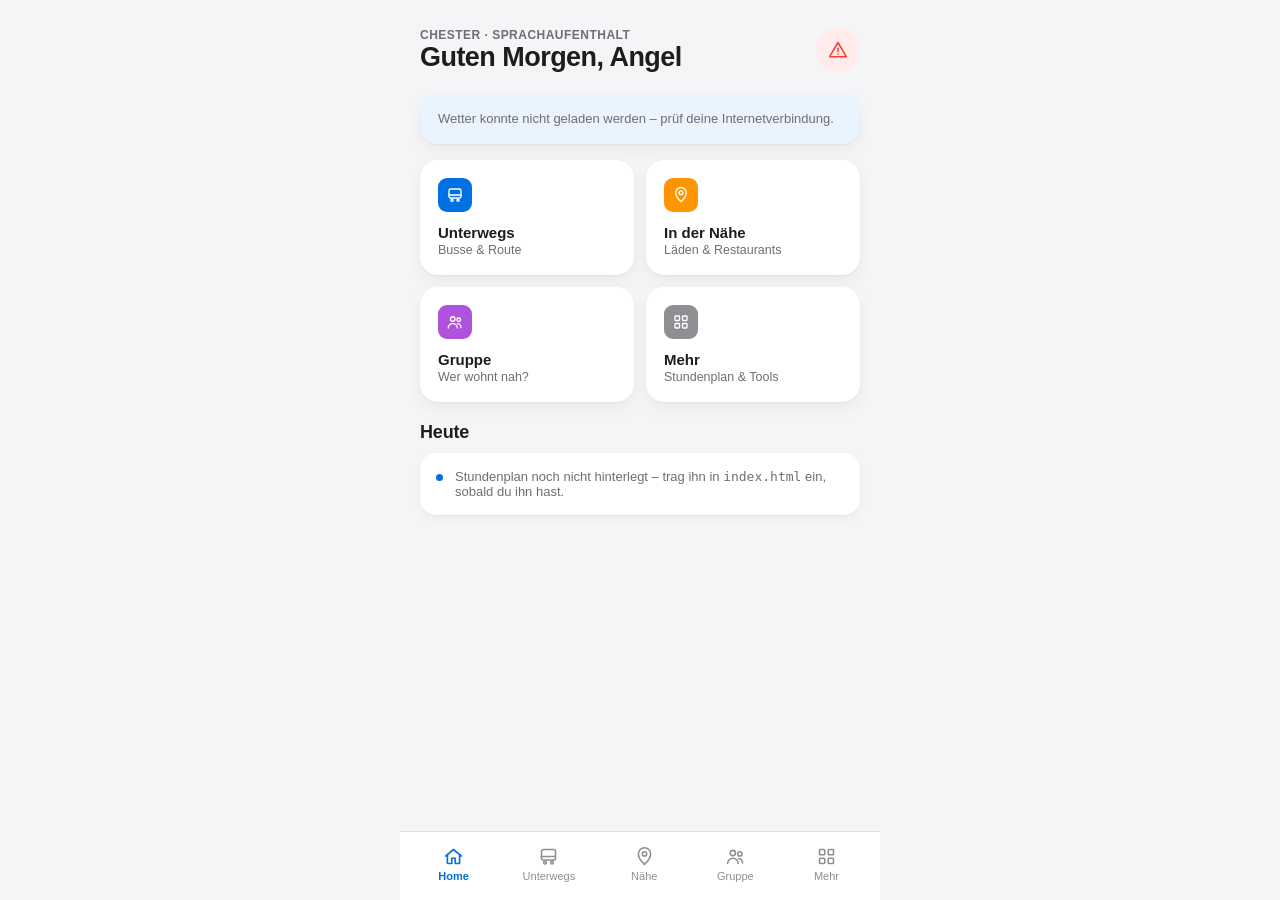
<file: index.html>
<!doctype html>
<html lang="de">
<head>
<meta charset="utf-8">
<meta name="viewport" content="width=device-width, initial-scale=1, viewport-fit=cover">
<title>Home – Chester App</title>
<link rel="manifest" href="manifest.json">
<link rel="apple-touch-icon" href="icons/icon-192.png">
<meta name="apple-mobile-web-app-capable" content="yes">
<meta name="apple-mobile-web-app-status-bar-style" content="default">
<meta name="theme-color" content="#0071E3">
<link rel="stylesheet" href="css/style.css">
</head>
<body>
<div class="page">

  <div class="page-header">
    <div>
      <div class="eyebrow">Chester · Sprachaufenthalt</div>
      <h1 style="font-size:27px;">Guten Morgen, Angel</h1>
    </div>
    <a href="notfall.html" aria-label="Notfall öffnen" class="icon-btn sos-btn">
      <svg width="20" height="20" viewBox="0 0 24 24" fill="none" stroke="currentColor" stroke-width="1.8" stroke-linecap="round" stroke-linejoin="round"><path d="M12 3 2 20h20L12 3Z"></path><path d="M12 10v4"></path><circle cx="12" cy="17" r="0.9" fill="currentColor" stroke="none"></circle></svg>
    </a>
  </div>

  <div class="page-content">

    <a href="wetter.html" id="weather-card" class="card-lg tap-card" style="background:var(--weather-bg);display:flex;align-items:center;gap:14px;">
      <div class="empty-state">Wetter wird geladen …</div>
    </a>

    <div class="grid-2">
      <a href="unterwegs.html" class="card-lg tap-card" style="display:flex;flex-direction:column;gap:12px;">
        <div class="badge" style="background:var(--accent-blue);">
          <svg width="18" height="18" viewBox="0 0 24 24" fill="none" stroke="#FFFFFF" stroke-width="1.8" stroke-linecap="round" stroke-linejoin="round"><rect x="4" y="4" width="16" height="12" rx="2"></rect><path d="M4 12h16"></path><circle cx="8" cy="19" r="1.5"></circle><circle cx="16" cy="19" r="1.5"></circle></svg>
        </div>
        <div>
          <div style="font-weight:600;font-size:15px;">Unterwegs</div>
          <div style="font-size:12.5px;color:var(--text-secondary);margin-top:2px;">Busse & Route</div>
        </div>
      </a>
      <a href="naehe.html" class="card-lg tap-card" style="display:flex;flex-direction:column;gap:12px;">
        <div class="badge" style="background:var(--accent-orange);">
          <svg width="18" height="18" viewBox="0 0 24 24" fill="none" stroke="#FFFFFF" stroke-width="1.8" stroke-linecap="round" stroke-linejoin="round"><path d="M12 21s7-6.5 7-12a7 7 0 0 0-14 0c0 5.5 7 12 7 12Z"></path><circle cx="12" cy="9" r="2.5"></circle></svg>
        </div>
        <div>
          <div style="font-weight:600;font-size:15px;">In der Nähe</div>
          <div style="font-size:12.5px;color:var(--text-secondary);margin-top:2px;">Läden & Restaurants</div>
        </div>
      </a>
      <a href="gruppe.html" class="card-lg tap-card" style="display:flex;flex-direction:column;gap:12px;">
        <div class="badge" style="background:var(--accent-purple);">
          <svg width="18" height="18" viewBox="0 0 24 24" fill="none" stroke="#FFFFFF" stroke-width="1.8" stroke-linecap="round" stroke-linejoin="round"><circle cx="9" cy="8" r="3"></circle><path d="M3 20c0-3.3 2.7-6 6-6s6 2.7 6 6"></path><circle cx="17" cy="9" r="2.4"></circle><path d="M15.5 14.2c2.6.4 4.5 2.6 4.5 5.3"></path></svg>
        </div>
        <div>
          <div style="font-weight:600;font-size:15px;">Gruppe</div>
          <div style="font-size:12.5px;color:var(--text-secondary);margin-top:2px;">Wer wohnt nah?</div>
        </div>
      </a>
      <a href="mehr.html" class="card-lg tap-card" style="display:flex;flex-direction:column;gap:12px;">
        <div class="badge" style="background:var(--accent-gray);">
          <svg width="18" height="18" viewBox="0 0 24 24" fill="none" stroke="#FFFFFF" stroke-width="1.8" stroke-linecap="round" stroke-linejoin="round"><rect x="4" y="4" width="6" height="6" rx="1"></rect><rect x="14" y="4" width="6" height="6" rx="1"></rect><rect x="4" y="14" width="6" height="6" rx="1"></rect><rect x="14" y="14" width="6" height="6" rx="1"></rect></svg>
        </div>
        <div>
          <div style="font-weight:600;font-size:15px;">Mehr</div>
          <div style="font-size:12.5px;color:var(--text-secondary);margin-top:2px;">Stundenplan & Tools</div>
        </div>
      </a>
    </div>

    <div>
      <div style="font-weight:700;font-size:18px;letter-spacing:-0.01em;margin:4px 0 10px 0;">Heute</div>
      <div class="card" style="display:flex;gap:12px;align-items:flex-start;">
        <div style="flex:none;width:7px;height:7px;border-radius:50%;background:var(--accent-blue);margin-top:5px;"></div>
        <div class="empty-state">Stundenplan noch nicht hinterlegt – trag ihn in <code>index.html</code> ein, sobald du ihn hast.</div>
      </div>
    </div>

  </div>

  <div class="bottom-nav">
    <a href="index.html" class="nav-item active">
      <svg width="21" height="21" viewBox="0 0 24 24" fill="none" stroke="currentColor" stroke-width="1.9" stroke-linecap="round" stroke-linejoin="round"><path d="M3 11.5 12 4l9 7.5"></path><path d="M5 10v9a1 1 0 0 0 1 1h4v-6h4v6h4a1 1 0 0 0 1-1v-9"></path></svg>
      Home
    </a>
    <a href="unterwegs.html" class="nav-item">
      <svg width="21" height="21" viewBox="0 0 24 24" fill="none" stroke="currentColor" stroke-width="1.8" stroke-linecap="round" stroke-linejoin="round"><rect x="4" y="4" width="16" height="12" rx="2"></rect><path d="M4 12h16"></path><circle cx="8" cy="19" r="1.5"></circle><circle cx="16" cy="19" r="1.5"></circle></svg>
      Unterwegs
    </a>
    <a href="naehe.html" class="nav-item">
      <svg width="21" height="21" viewBox="0 0 24 24" fill="none" stroke="currentColor" stroke-width="1.8" stroke-linecap="round" stroke-linejoin="round"><path d="M12 21s7-6.5 7-12a7 7 0 0 0-14 0c0 5.5 7 12 7 12Z"></path><circle cx="12" cy="9" r="2.5"></circle></svg>
      Nähe
    </a>
    <a href="gruppe.html" class="nav-item">
      <svg width="21" height="21" viewBox="0 0 24 24" fill="none" stroke="currentColor" stroke-width="1.8" stroke-linecap="round" stroke-linejoin="round"><circle cx="9" cy="8" r="3"></circle><path d="M3 20c0-3.3 2.7-6 6-6s6 2.7 6 6"></path><circle cx="17" cy="9" r="2.4"></circle><path d="M15.5 14.2c2.6.4 4.5 2.6 4.5 5.3"></path></svg>
      Gruppe
    </a>
    <a href="mehr.html" class="nav-item">
      <svg width="21" height="21" viewBox="0 0 24 24" fill="none" stroke="currentColor" stroke-width="1.8" stroke-linecap="round" stroke-linejoin="round"><rect x="4" y="4" width="6" height="6" rx="1"></rect><rect x="14" y="4" width="6" height="6" rx="1"></rect><rect x="4" y="14" width="6" height="6" rx="1"></rect><rect x="14" y="14" width="6" height="6" rx="1"></rect></svg>
      Mehr
    </a>
  </div>

</div>

<script src="js/geo.js"></script>
<script src="js/weather.js"></script>
<script>
  loadWeather("weather-card");
  if ("serviceWorker" in navigator) {
    navigator.serviceWorker.register("sw.js").catch(() => {});
  }
</script>
</body>
</html>
</file>
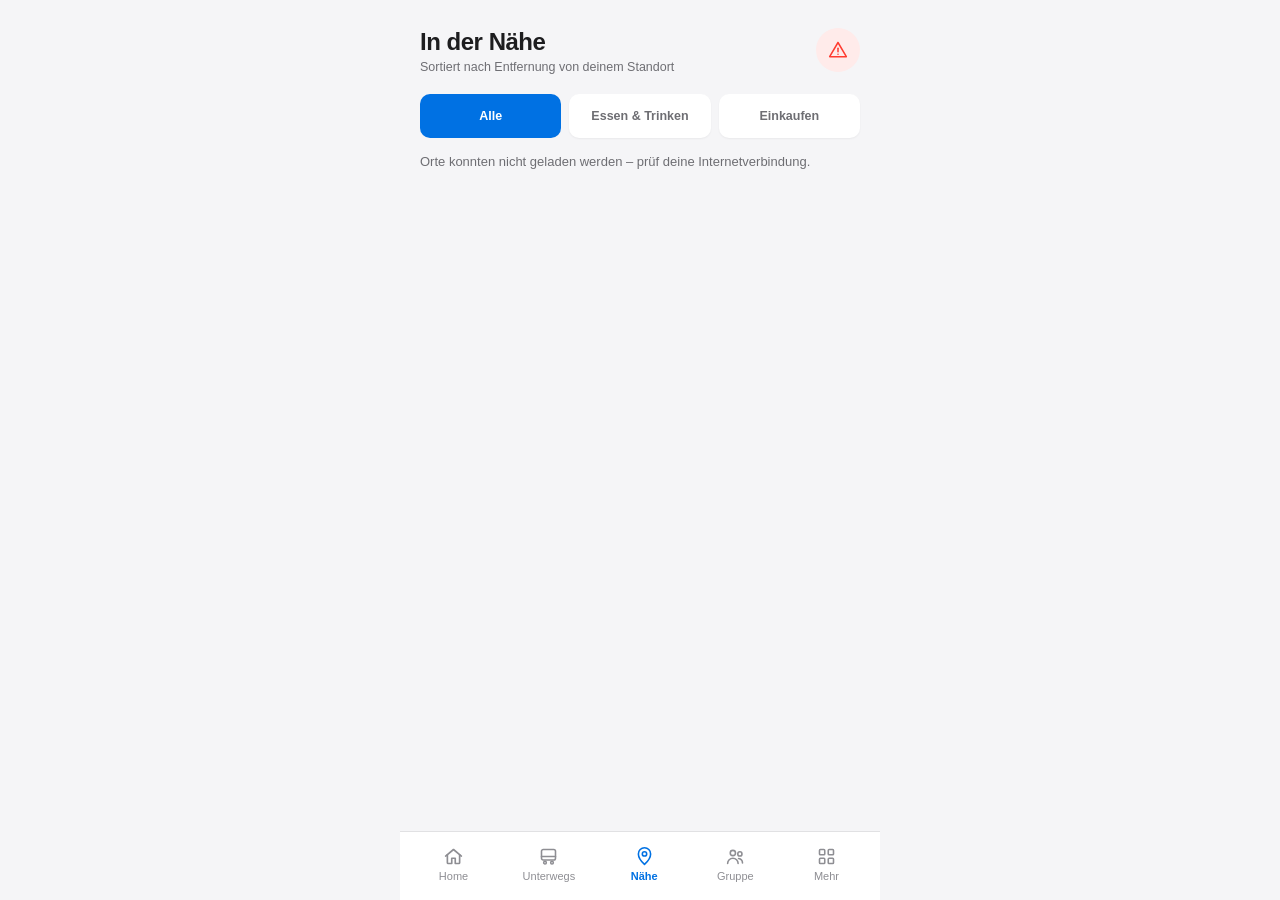
<file: naehe.html>
<!doctype html>
<html lang="de">
<head>
<meta charset="utf-8">
<meta name="viewport" content="width=device-width, initial-scale=1, viewport-fit=cover">
<title>In der Nähe – Chester App</title>
<link rel="manifest" href="manifest.json">
<link rel="apple-touch-icon" href="icons/icon-192.png">
<meta name="apple-mobile-web-app-capable" content="yes">
<meta name="theme-color" content="#0071E3">
<link rel="stylesheet" href="css/style.css">
</head>
<body>
<div class="page">

  <div class="page-header">
    <div>
      <h1>In der Nähe</h1>
      <div class="secondary" style="font-size:12.5px;margin-top:4px;">Sortiert nach Entfernung von deinem Standort</div>
    </div>
    <a href="notfall.html" aria-label="Notfall öffnen" class="icon-btn sos-btn">
      <svg width="20" height="20" viewBox="0 0 24 24" fill="none" stroke="currentColor" stroke-width="1.8" stroke-linecap="round" stroke-linejoin="round"><path d="M12 3 2 20h20L12 3Z"></path><path d="M12 10v4"></path><circle cx="12" cy="17" r="0.9" fill="currentColor" stroke="none"></circle></svg>
    </a>
  </div>

  <div class="page-content">

    <div style="display:flex;gap:8px;">
      <button class="chip active" data-category="alle" onclick="setPlacesFilter('alle','places-list')">Alle</button>
      <button class="chip" data-category="essen" onclick="setPlacesFilter('essen','places-list')">Essen &amp; Trinken</button>
      <button class="chip" data-category="einkaufen" onclick="setPlacesFilter('einkaufen','places-list')">Einkaufen</button>
    </div>

    <div id="places-list" style="display:flex;flex-direction:column;gap:10px;"></div>

  </div>

  <div class="bottom-nav">
    <a href="index.html" class="nav-item">
      <svg width="21" height="21" viewBox="0 0 24 24" fill="none" stroke="currentColor" stroke-width="1.9" stroke-linecap="round" stroke-linejoin="round"><path d="M3 11.5 12 4l9 7.5"></path><path d="M5 10v9a1 1 0 0 0 1 1h4v-6h4v6h4a1 1 0 0 0 1-1v-9"></path></svg>
      Home
    </a>
    <a href="unterwegs.html" class="nav-item">
      <svg width="21" height="21" viewBox="0 0 24 24" fill="none" stroke="currentColor" stroke-width="1.8" stroke-linecap="round" stroke-linejoin="round"><rect x="4" y="4" width="16" height="12" rx="2"></rect><path d="M4 12h16"></path><circle cx="8" cy="19" r="1.5"></circle><circle cx="16" cy="19" r="1.5"></circle></svg>
      Unterwegs
    </a>
    <a href="naehe.html" class="nav-item active">
      <svg width="21" height="21" viewBox="0 0 24 24" fill="none" stroke="currentColor" stroke-width="1.8" stroke-linecap="round" stroke-linejoin="round"><path d="M12 21s7-6.5 7-12a7 7 0 0 0-14 0c0 5.5 7 12 7 12Z"></path><circle cx="12" cy="9" r="2.5"></circle></svg>
      Nähe
    </a>
    <a href="gruppe.html" class="nav-item">
      <svg width="21" height="21" viewBox="0 0 24 24" fill="none" stroke="currentColor" stroke-width="1.8" stroke-linecap="round" stroke-linejoin="round"><circle cx="9" cy="8" r="3"></circle><path d="M3 20c0-3.3 2.7-6 6-6s6 2.7 6 6"></path><circle cx="17" cy="9" r="2.4"></circle><path d="M15.5 14.2c2.6.4 4.5 2.6 4.5 5.3"></path></svg>
      Gruppe
    </a>
    <a href="mehr.html" class="nav-item">
      <svg width="21" height="21" viewBox="0 0 24 24" fill="none" stroke="currentColor" stroke-width="1.8" stroke-linecap="round" stroke-linejoin="round"><rect x="4" y="4" width="6" height="6" rx="1"></rect><rect x="14" y="4" width="6" height="6" rx="1"></rect><rect x="4" y="14" width="6" height="6" rx="1"></rect><rect x="14" y="14" width="6" height="6" rx="1"></rect></svg>
      Mehr
    </a>
  </div>

</div>

<script src="js/geo.js"></script>
<script src="js/places.js"></script>
<script>loadPlaces("places-list");</script>
</body>
</html>
</file>
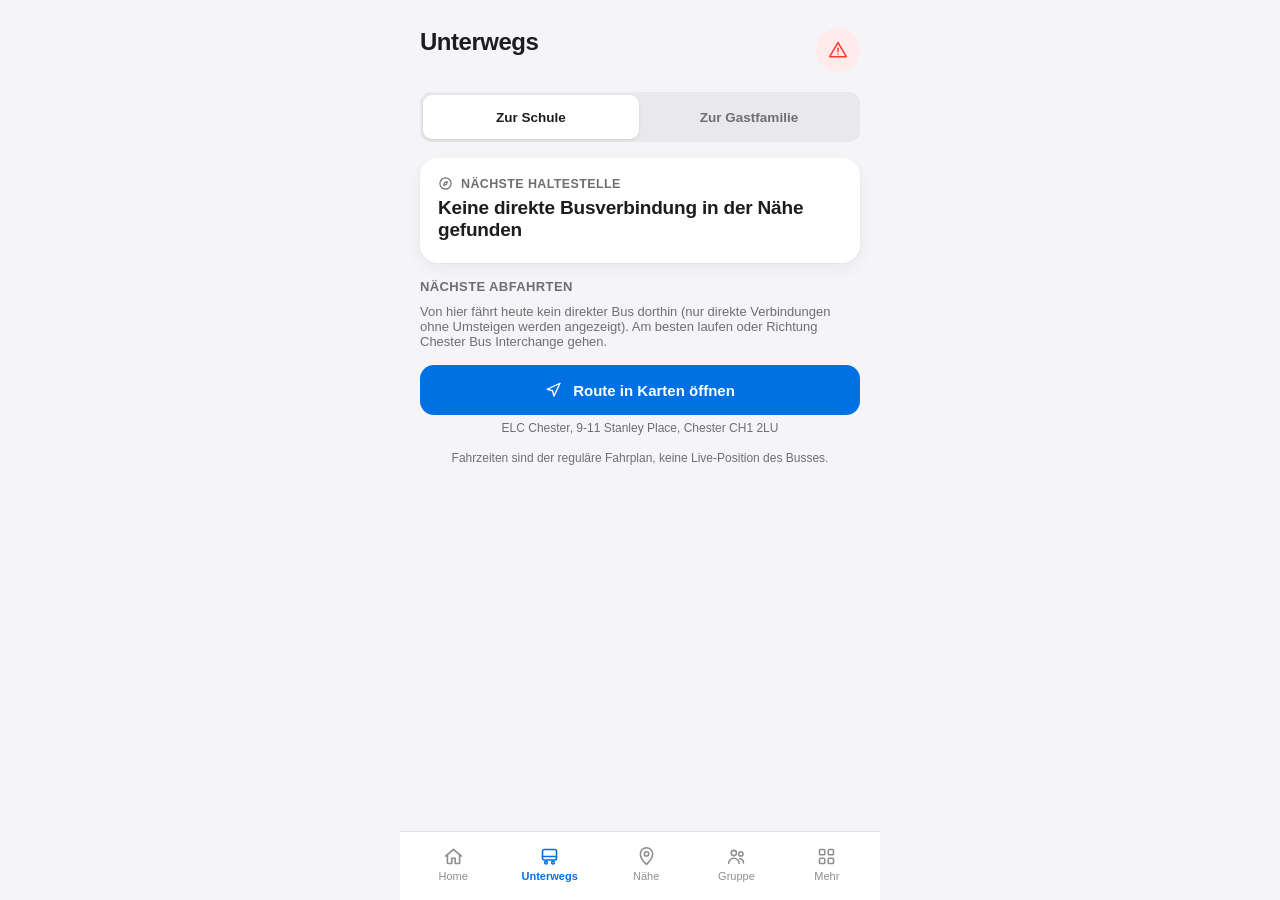
<file: unterwegs.html>
<!doctype html>
<html lang="de">
<head>
<meta charset="utf-8">
<meta name="viewport" content="width=device-width, initial-scale=1, viewport-fit=cover">
<title>Unterwegs – Chester App</title>
<link rel="manifest" href="manifest.json">
<link rel="apple-touch-icon" href="icons/icon-192.png">
<meta name="apple-mobile-web-app-capable" content="yes">
<meta name="theme-color" content="#0071E3">
<link rel="stylesheet" href="css/style.css">
</head>
<body>
<div class="page">

  <div class="page-header">
    <h1>Unterwegs</h1>
    <a href="notfall.html" aria-label="Notfall öffnen" class="icon-btn sos-btn">
      <svg width="20" height="20" viewBox="0 0 24 24" fill="none" stroke="currentColor" stroke-width="1.8" stroke-linecap="round" stroke-linejoin="round"><path d="M12 3 2 20h20L12 3Z"></path><path d="M12 10v4"></path><circle cx="12" cy="17" r="0.9" fill="currentColor" stroke="none"></circle></svg>
    </a>
  </div>

  <div class="page-content">

    <div class="segmented">
      <button id="seg-schule" class="seg-btn active" onclick="selectDestination('schule')">Zur Schule</button>
      <button id="seg-gast" class="seg-btn" onclick="selectDestination('gast')">Zur Gastfamilie</button>
    </div>

    <div class="card-lg" style="display:flex;flex-direction:column;gap:4px;">
      <div style="display:flex;align-items:center;gap:8px;color:var(--text-secondary);font-size:12.5px;font-weight:600;text-transform:uppercase;letter-spacing:0.03em;">
        <svg width="15" height="15" viewBox="0 0 24 24" fill="none" stroke="currentColor" stroke-width="1.8" stroke-linecap="round" stroke-linejoin="round"><circle cx="12" cy="12" r="9"></circle><path d="m15 9-1.5 4.5L9 15l1.5-4.5L15 9Z"></path></svg>
        Nächste Haltestelle
      </div>
      <div id="stop-name" style="font-weight:700;font-size:19px;letter-spacing:-0.01em;margin-top:2px;"></div>
      <div id="walk-to-stop" class="secondary" style="font-size:13px;"></div>
    </div>

    <div>
      <div class="section-label">Nächste Abfahrten</div>
      <div id="departures-list" style="display:flex;flex-direction:column;gap:10px;"></div>
    </div>

    <a id="map-link" href="#" class="primary-btn">
      <svg width="18" height="18" viewBox="0 0 24 24" fill="none" stroke="#FFFFFF" stroke-width="1.8" stroke-linecap="round" stroke-linejoin="round"><path d="M3 11l17-8-8 17-2-7-7-2Z"></path></svg>
      Route in Karten öffnen
    </a>
    <div id="map-address" class="secondary" style="text-align:center;font-size:12px;margin-top:-10px;"></div>
    <div class="secondary" style="text-align:center;font-size:12px;">Fahrzeiten sind der reguläre Fahrplan, keine Live-Position des Busses.</div>

  </div>

  <div class="bottom-nav">
    <a href="index.html" class="nav-item">
      <svg width="21" height="21" viewBox="0 0 24 24" fill="none" stroke="currentColor" stroke-width="1.9" stroke-linecap="round" stroke-linejoin="round"><path d="M3 11.5 12 4l9 7.5"></path><path d="M5 10v9a1 1 0 0 0 1 1h4v-6h4v6h4a1 1 0 0 0 1-1v-9"></path></svg>
      Home
    </a>
    <a href="unterwegs.html" class="nav-item active">
      <svg width="21" height="21" viewBox="0 0 24 24" fill="none" stroke="currentColor" stroke-width="1.8" stroke-linecap="round" stroke-linejoin="round"><rect x="4" y="4" width="16" height="12" rx="2"></rect><path d="M4 12h16"></path><circle cx="8" cy="19" r="1.5"></circle><circle cx="16" cy="19" r="1.5"></circle></svg>
      Unterwegs
    </a>
    <a href="naehe.html" class="nav-item">
      <svg width="21" height="21" viewBox="0 0 24 24" fill="none" stroke="currentColor" stroke-width="1.8" stroke-linecap="round" stroke-linejoin="round"><path d="M12 21s7-6.5 7-12a7 7 0 0 0-14 0c0 5.5 7 12 7 12Z"></path><circle cx="12" cy="9" r="2.5"></circle></svg>
      Nähe
    </a>
    <a href="gruppe.html" class="nav-item">
      <svg width="21" height="21" viewBox="0 0 24 24" fill="none" stroke="currentColor" stroke-width="1.8" stroke-linecap="round" stroke-linejoin="round"><circle cx="9" cy="8" r="3"></circle><path d="M3 20c0-3.3 2.7-6 6-6s6 2.7 6 6"></path><circle cx="17" cy="9" r="2.4"></circle><path d="M15.5 14.2c2.6.4 4.5 2.6 4.5 5.3"></path></svg>
      Gruppe
    </a>
    <a href="mehr.html" class="nav-item">
      <svg width="21" height="21" viewBox="0 0 24 24" fill="none" stroke="currentColor" stroke-width="1.8" stroke-linecap="round" stroke-linejoin="round"><rect x="4" y="4" width="6" height="6" rx="1"></rect><rect x="14" y="4" width="6" height="6" rx="1"></rect><rect x="4" y="14" width="6" height="6" rx="1"></rect><rect x="14" y="14" width="6" height="6" rx="1"></rect></svg>
      Mehr
    </a>
  </div>

</div>

<script src="js/geo.js"></script>
<script src="js/bus.js"></script>
<script>renderBusScreen();</script>
</body>
</html>
</file>
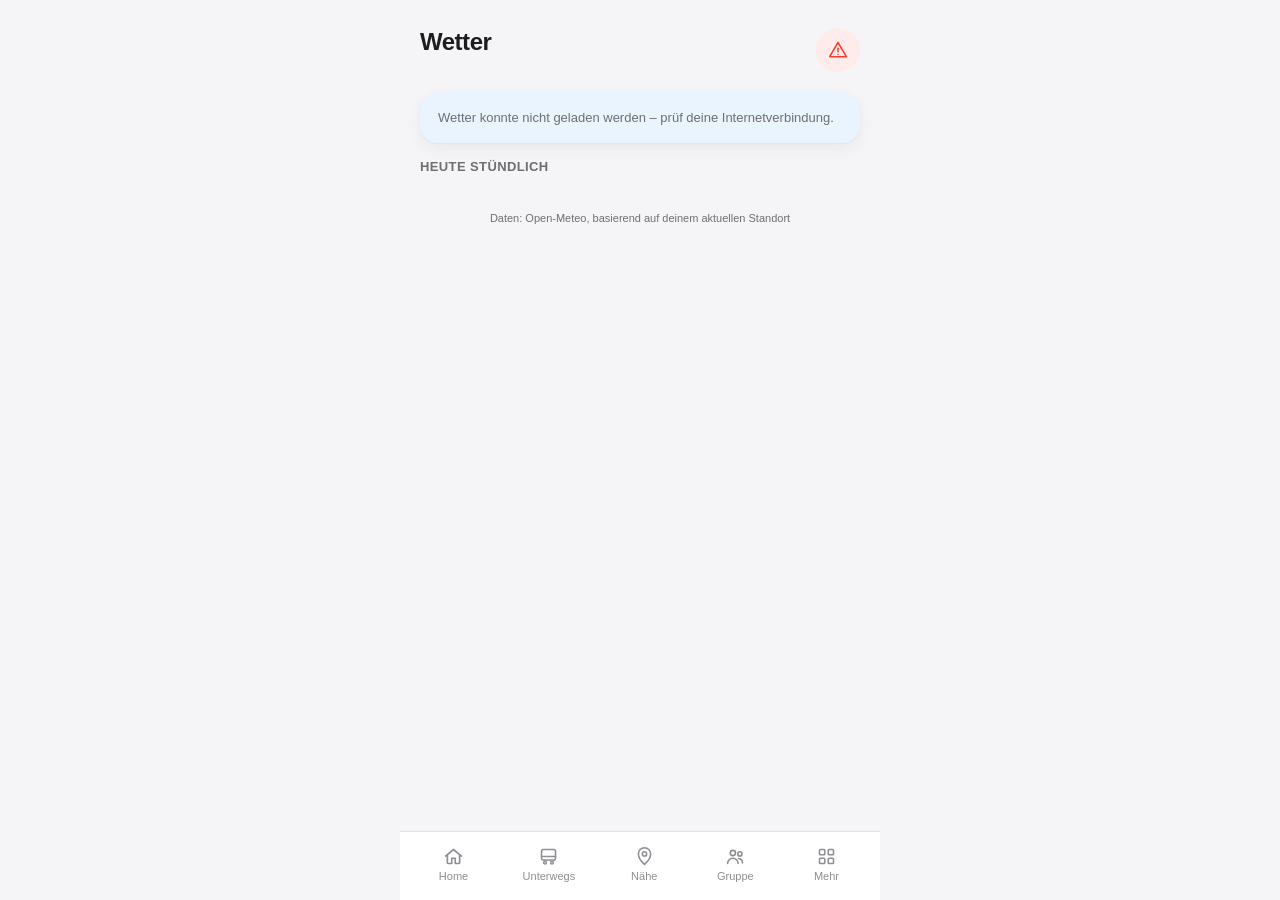
<file: wetter.html>
<!doctype html>
<html lang="de">
<head>
<meta charset="utf-8">
<meta name="viewport" content="width=device-width, initial-scale=1, viewport-fit=cover">
<title>Wetter – Chester App</title>
<link rel="manifest" href="manifest.json">
<link rel="apple-touch-icon" href="icons/icon-192.png">
<meta name="apple-mobile-web-app-capable" content="yes">
<meta name="theme-color" content="#0071E3">
<link rel="stylesheet" href="css/style.css">
</head>
<body>
<div class="page">

  <div class="page-header">
    <h1>Wetter</h1>
    <a href="notfall.html" aria-label="Notfall öffnen" class="icon-btn sos-btn">
      <svg width="20" height="20" viewBox="0 0 24 24" fill="none" stroke="currentColor" stroke-width="1.8" stroke-linecap="round" stroke-linejoin="round"><path d="M12 3 2 20h20L12 3Z"></path><path d="M12 10v4"></path><circle cx="12" cy="17" r="0.9" fill="currentColor" stroke="none"></circle></svg>
    </a>
  </div>

  <div class="page-content">

    <div id="weather-top" class="card-lg" style="background:var(--weather-bg);"></div>

    <div>
      <div class="section-label">Heute stündlich</div>
      <div id="weather-hourly" style="display:flex;gap:14px;overflow-x:auto;padding:4px 2px 8px 2px;"></div>
    </div>

    <div class="secondary" style="font-size:11px;text-align:center;">Daten: Open-Meteo, basierend auf deinem aktuellen Standort</div>

  </div>

  <div class="bottom-nav">
    <a href="index.html" class="nav-item">
      <svg width="21" height="21" viewBox="0 0 24 24" fill="none" stroke="currentColor" stroke-width="1.9" stroke-linecap="round" stroke-linejoin="round"><path d="M3 11.5 12 4l9 7.5"></path><path d="M5 10v9a1 1 0 0 0 1 1h4v-6h4v6h4a1 1 0 0 0 1-1v-9"></path></svg>
      Home
    </a>
    <a href="unterwegs.html" class="nav-item">
      <svg width="21" height="21" viewBox="0 0 24 24" fill="none" stroke="currentColor" stroke-width="1.8" stroke-linecap="round" stroke-linejoin="round"><rect x="4" y="4" width="16" height="12" rx="2"></rect><path d="M4 12h16"></path><circle cx="8" cy="19" r="1.5"></circle><circle cx="16" cy="19" r="1.5"></circle></svg>
      Unterwegs
    </a>
    <a href="naehe.html" class="nav-item">
      <svg width="21" height="21" viewBox="0 0 24 24" fill="none" stroke="currentColor" stroke-width="1.8" stroke-linecap="round" stroke-linejoin="round"><path d="M12 21s7-6.5 7-12a7 7 0 0 0-14 0c0 5.5 7 12 7 12Z"></path><circle cx="12" cy="9" r="2.5"></circle></svg>
      Nähe
    </a>
    <a href="gruppe.html" class="nav-item">
      <svg width="21" height="21" viewBox="0 0 24 24" fill="none" stroke="currentColor" stroke-width="1.8" stroke-linecap="round" stroke-linejoin="round"><circle cx="9" cy="8" r="3"></circle><path d="M3 20c0-3.3 2.7-6 6-6s6 2.7 6 6"></path><circle cx="17" cy="9" r="2.4"></circle><path d="M15.5 14.2c2.6.4 4.5 2.6 4.5 5.3"></path></svg>
      Gruppe
    </a>
    <a href="mehr.html" class="nav-item">
      <svg width="21" height="21" viewBox="0 0 24 24" fill="none" stroke="currentColor" stroke-width="1.8" stroke-linecap="round" stroke-linejoin="round"><rect x="4" y="4" width="6" height="6" rx="1"></rect><rect x="14" y="4" width="6" height="6" rx="1"></rect><rect x="4" y="14" width="6" height="6" rx="1"></rect><rect x="14" y="14" width="6" height="6" rx="1"></rect></svg>
      Mehr
    </a>
  </div>

</div>

<script src="js/geo.js"></script>
<script src="js/weather.js"></script>
<script>loadHourlyWeather("weather-top", "weather-hourly");</script>
</body>
</html>
</file>
<file: css/style.css>
/* Chester Trip App — shared styles
   Design language: Apple-inspired, light background with shadowed cards,
   automatically switches to a dark palette based on the device's system setting. */

:root {
  --bg-page: #F5F5F7;
  --bg-card: #FFFFFF;
  --text-primary: #1D1D1F;
  --text-secondary: #6E6E73;
  --text-nav-inactive: #8E8E93;
  --accent-blue: #0071E3;
  --accent-blue-active: #0060C0;
  --accent-orange: #FF9500;
  --accent-purple: #AF52DE;
  --accent-gray: #8E8E93;
  --danger-bg: #FFEBEA;
  --danger: #FF3B30;
  --danger-active: #E0342A;
  --weather-bg: #EAF4FF;
  --icon-tile-bg: #F5F5F7;
  --icon-tile-accent-bg: #EAF4FF;
  --segmented-track: #E9E9EB;
  --segmented-selected: #FFFFFF;
  --segmented-shadow: 0 1px 3px rgba(0,0,0,0.12);
  --chip-inactive-bg: #FFFFFF;
  --chip-shadow: 0 1px 2px rgba(0,0,0,0.05);
  --input-bg: #F5F5F7;
  --shadow-card: 0 1px 2px rgba(0,0,0,0.04), 0 6px 16px rgba(0,0,0,0.05);
  --shadow-card-sm: 0 1px 2px rgba(0,0,0,0.04), 0 4px 12px rgba(0,0,0,0.04);
  --shadow-card-hover: 0 6px 18px rgba(0,0,0,0.10), 0 1px 3px rgba(0,0,0,0.06);
  --shadow-row-hover: 0 6px 16px rgba(0,0,0,0.08);
  --nav-bg: rgba(255,255,255,0.92);
  --nav-shadow: 0 -1px 0 rgba(0,0,0,0.08);
}

@media (prefers-color-scheme: dark) {
  :root {
    --bg-page: #000000;
    --bg-card: #1C1C1E;
    --text-primary: #F5F5F7;
    --text-secondary: #98989D;
    --text-nav-inactive: #8E8E93;
    --accent-blue: #0A84FF;
    --accent-blue-active: #409CFF;
    --accent-orange: #FF9F0A;
    --accent-purple: #BF5AF2;
    --accent-gray: #98989D;
    --danger-bg: #3A1613;
    --danger: #FF453A;
    --danger-active: #FF6961;
    --weather-bg: #132A3E;
    --icon-tile-bg: #2C2C2E;
    --icon-tile-accent-bg: #132A3E;
    --segmented-track: #2C2C2E;
    --segmented-selected: #3A3A3C;
    --segmented-shadow: 0 1px 3px rgba(0,0,0,0.6);
    --chip-inactive-bg: #1C1C1E;
    --chip-shadow: 0 1px 2px rgba(0,0,0,0.4);
    --input-bg: #2C2C2E;
    --shadow-card: 0 1px 2px rgba(0,0,0,0.5), 0 6px 16px rgba(0,0,0,0.4);
    --shadow-card-sm: 0 1px 2px rgba(0,0,0,0.5), 0 4px 12px rgba(0,0,0,0.35);
    --shadow-card-hover: 0 6px 20px rgba(0,0,0,0.55), 0 1px 3px rgba(0,0,0,0.4);
    --shadow-row-hover: 0 6px 18px rgba(0,0,0,0.5);
    --nav-bg: rgba(28,28,30,0.92);
    --nav-shadow: 0 -1px 0 rgba(255,255,255,0.08);
  }
}

* { box-sizing: border-box; }

html, body {
  margin: 0;
  background: var(--bg-page);
  color: var(--text-primary);
  font-family: -apple-system, BlinkMacSystemFont, "SF Pro Text", "Helvetica Neue", sans-serif;
  -webkit-tap-highlight-color: transparent;
}

a { color: inherit; text-decoration: none; }
button, input { font-family: inherit; }

.page {
  max-width: 480px;
  margin: 0 auto;
  min-height: 100vh;
  display: flex;
  flex-direction: column;
  padding-bottom: env(safe-area-inset-bottom, 0px);
}

.page-header {
  flex: none;
  display: flex;
  align-items: flex-start;
  justify-content: space-between;
  padding: max(28px, env(safe-area-inset-top, 0px)) 20px 8px 20px;
}

.page-header h1 {
  margin: 0;
  font-weight: 700;
  font-size: 24px;
  letter-spacing: -0.02em;
}

.eyebrow {
  font-size: 12px;
  letter-spacing: 0.04em;
  text-transform: uppercase;
  color: var(--text-secondary);
  font-weight: 600;
}

.page-content {
  flex: 1 1 auto;
  padding: 12px 20px 24px 20px;
  display: flex;
  flex-direction: column;
  gap: 16px;
}

.icon-btn {
  flex: none;
  width: 44px;
  height: 44px;
  border-radius: 50%;
  display: flex;
  align-items: center;
  justify-content: center;
  border: none;
  cursor: pointer;
  transition: transform .15s ease, background-color .15s ease;
}
.icon-btn:hover { transform: scale(1.06); }

.sos-btn { background: var(--danger-bg); color: var(--danger); }

.card {
  background: var(--bg-card);
  border-radius: 16px;
  padding: 16px;
  box-shadow: var(--shadow-card-sm);
}

.card-lg {
  background: var(--bg-card);
  border-radius: 18px;
  padding: 18px;
  box-shadow: var(--shadow-card);
}

.tap-card {
  transition: transform .16s ease, box-shadow .16s ease;
}
.tap-card:hover { transform: translateY(-2px); box-shadow: var(--shadow-card-hover); }
.tap-card:active { transform: translateY(0); }

.row-hover { transition: transform .14s ease, box-shadow .14s ease; }
.row-hover:hover { transform: translateY(-1px); box-shadow: var(--shadow-row-hover); }

.grid-2 {
  display: grid;
  grid-template-columns: repeat(2, minmax(0, 1fr));
  gap: 12px;
}

.badge {
  width: 34px;
  height: 34px;
  border-radius: 9px;
  display: flex;
  align-items: center;
  justify-content: center;
  flex: none;
}

.secondary { color: var(--text-secondary); }

.section-label {
  font-size: 13px;
  font-weight: 600;
  color: var(--text-secondary);
  text-transform: uppercase;
  letter-spacing: 0.03em;
  margin-bottom: 10px;
}

/* Segmented control */
.segmented {
  display: flex;
  gap: 2px;
  background: var(--segmented-track);
  padding: 3px;
  border-radius: 11px;
}
.seg-btn {
  flex: 1;
  padding: 10px 0;
  border: none;
  border-radius: 9px;
  background: transparent;
  color: var(--text-secondary);
  font-weight: 600;
  font-size: 13.5px;
  min-height: 44px;
  cursor: pointer;
  transition: background-color .15s ease, color .15s ease, box-shadow .15s ease;
}
.seg-btn.active {
  background: var(--segmented-selected);
  color: var(--text-primary);
  box-shadow: var(--segmented-shadow);
}

/* Filter chips */
.chip {
  flex: 1;
  padding: 9px 4px;
  border: none;
  border-radius: 10px;
  background: var(--chip-inactive-bg);
  color: var(--text-secondary);
  font-weight: 600;
  font-size: 12.5px;
  min-height: 44px;
  cursor: pointer;
  box-shadow: var(--chip-shadow);
  transition: background-color .15s ease, color .15s ease;
}
.chip.active {
  background: var(--accent-blue);
  color: #FFFFFF;
  box-shadow: none;
}

.primary-btn {
  background: var(--accent-blue);
  color: #FFFFFF;
  border: none;
  border-radius: 14px;
  padding: 16px;
  display: flex;
  align-items: center;
  justify-content: center;
  gap: 10px;
  font-weight: 600;
  font-size: 15px;
  cursor: pointer;
  transition: background-color .15s ease, transform .15s ease;
}
.primary-btn:hover { background: var(--accent-blue-active); transform: translateY(-1px); }

/* Bottom nav */
.bottom-nav {
  flex: none;
  display: flex;
  justify-content: space-around;
  align-items: center;
  padding: 10px 8px calc(14px + env(safe-area-inset-bottom, 0px)) 8px;
  background: var(--nav-bg);
  box-shadow: var(--nav-shadow);
  position: sticky;
  bottom: 0;
  backdrop-filter: blur(20px);
}
.nav-item {
  display: flex;
  flex-direction: column;
  align-items: center;
  gap: 3px;
  min-width: 44px;
  min-height: 44px;
  justify-content: center;
  color: var(--text-nav-inactive);
  font-size: 11px;
  transition: color .15s ease;
}
.nav-item:hover { color: var(--accent-blue); }
.nav-item.active { color: var(--accent-blue); font-weight: 600; }

/* Empty / loading states */
.empty-state {
  font-size: 13px;
  color: var(--text-secondary);
}

input[type="number"], input[type="text"], input[type="tel"] {
  width: 100%;
  padding: 11px 12px;
  border: none;
  border-radius: 11px;
  font-size: 15px;
  background: var(--input-bg);
  color: var(--text-primary);
}
input:focus { outline: 2px solid var(--accent-blue); outline-offset: 1px; }

label { font-size: 12px; color: var(--text-secondary); display: block; margin-bottom: 6px; }

/* On/off toggle switch (e.g. live location sharing) */
.toggle-switch {
  position: relative;
  flex: none;
  width: 50px;
  height: 30px;
  padding: 0;
  border: none;
  border-radius: 999px;
  background: var(--segmented-track);
  cursor: pointer;
  transition: background-color .2s ease;
}
.toggle-switch::before {
  content: "";
  position: absolute;
  top: 2px;
  left: 2px;
  width: 26px;
  height: 26px;
  border-radius: 50%;
  background: #FFFFFF;
  box-shadow: 0 1px 3px rgba(0,0,0,0.25);
  transition: transform .2s ease;
}
.toggle-switch[aria-checked="true"] { background: var(--accent-blue); }
.toggle-switch[aria-checked="true"]::before { transform: translateX(20px); }

/* Live map markers (Leaflet divIcon content) */
.map-marker {
  width: 32px;
  height: 32px;
  border-radius: 50%;
  color: #FFFFFF;
  display: flex;
  align-items: center;
  justify-content: center;
  font-size: 12px;
  font-weight: 700;
  box-shadow: 0 2px 6px rgba(0,0,0,0.25);
  border: 2px solid #FFFFFF;
}
</file>
